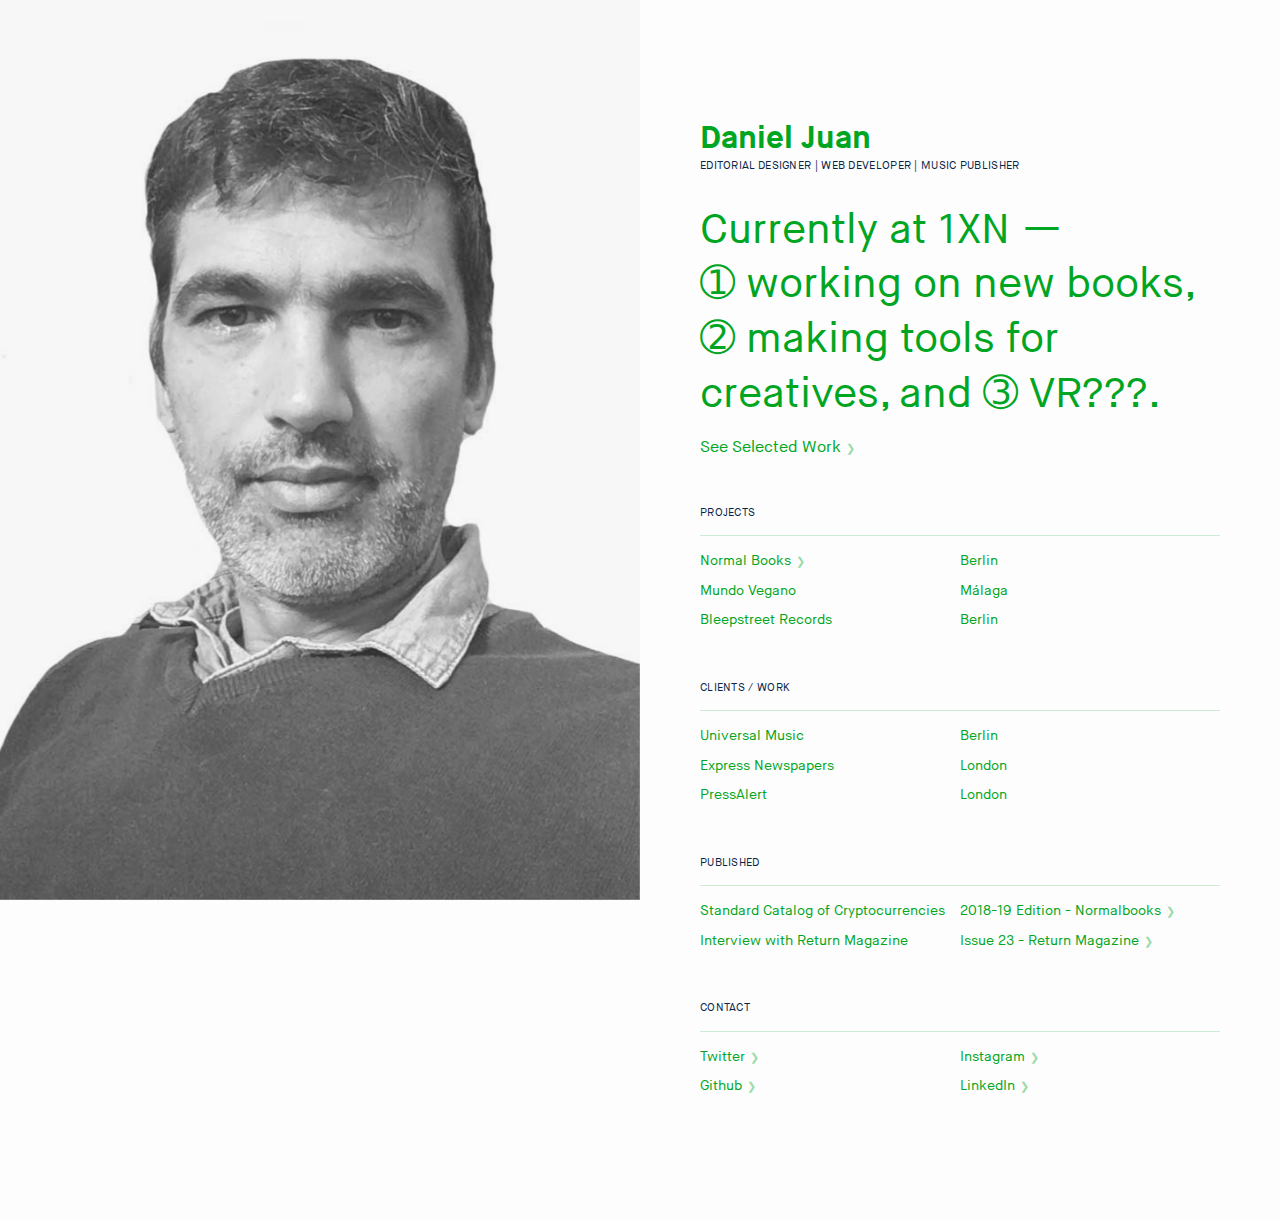
<file: index.html>
<!DOCTYPE html>
<!--
   _______________________________
< Dont eat animals! We are friends!>
 --------------------------------- 
        \   ^__^
         \  (oo)\_______
            (__)\       )\/\
                ||----w |
                ||     ||
-->
<html>
  <head>
  <meta charset="utf-8">
  <meta http-equiv="X-UA-Compatible" content="IE=edge">
  <meta name="viewport" content="width=device-width, initial-scale=1">
  <title>Daniel Juan </title>
  <meta name="description" content="Web designer, editorial designer, music publisher">
  <link rel="stylesheet" href="css/main.css">
  <link rel="canonical" href="https://danieljuan.com/">
</head>

  <body>
    <div class='home'>

  <div class='dot-tone-portrait'>
    <img src='images/dan.jpg'/>
  </div>

  <div class='home-content'>
    <h1>Daniel Juan</h1>
    <span class='label'>Editorial designer | Web developer | Music publisher</span>

    <span class='bigspan'>Currently at 1XN — ➀&nbsp;working on new books, ➁&nbsp;making tools for creatives, and ➂&nbsp;VR???.</span>

    <p><a href='/work' class='bigLink'>See Selected Work</a></p>

    <h2>Projects</h2>

    <table class='elsewhere-list'>
      <tbody>
        <tr>
          <td><a href='https://normalbooks.io'>Normal Books</a></td>
          <td>Berlin</td>
        </tr>
        <tr>
          <td>Mundo Vegano</td>
          <td>Málaga</td>
        </tr>
        <tr>
          <td>Bleepstreet Records</td>
          <td>Berlin</td>
        </tr>
      </tbody>
    </table>
 <h2>Clients / Work</h2>
    <table class='elsewhere-list'>
      <tbody>
        <tr>
          <tr>
          <td>Universal Music</td>
          <td>Berlin</td>
        </tr>
         <tr>
          <td>Express Newspapers</td>
          <td>London</td>
        </tr>
        <tr>
          <td>PressAlert</td>
          <td>London</td>
        </tr>

            </tbody>
    </table>

    <h2>Published</h2>

    <table class='elsewhere-list'>
      <tbody>
        <tr>
          <td>Standard Catalog of Cryptocurrencies</td>
          <td><a href='https://normalbooks.io'>2018-19 Edition - Normalbooks</a></td>
        </tr>
        <tr>
          <td>Interview with Return Magazine</td>
          <td><a href='https://proc-atari.de/de/return-magazin/return-ausgabe-23'>Issue 23 - Return Magazine</a></td>
        </tr>
   
      </tbody>
    </table>

    <h2>Contact</h2>

    <table class='elsewhere-list'>
      <tbody>
        <tr>
          <td><a target "_blank" href='https://twitter.com/djfw_'>Twitter</a></td>
          <td><a target "_blank" href='https://instagram.com/galatran'>Instagram</a></td>
        </tr>
         <tbody>
        <tr>
          <td><a target "_blank" href="https://github.com/1xn">Github</a></td>
          <td><a target "_blank" href="https://www.linkedin.com/in/djfw/">LinkedIn</a></td>
        </tr>
      </tbody>
    </table>

  </div>

  <script type='text/javascript'>
    if (document.documentElement.clientWidth > 600) {
      document.body.appendChild(document.createElement("script")).src = 'js/breathing-halftone.js';
      document.body.appendChild(document.createElement("script")).src = 'js/face.js';
    }
  </script>

</div>

  </body>
</html>
</file>
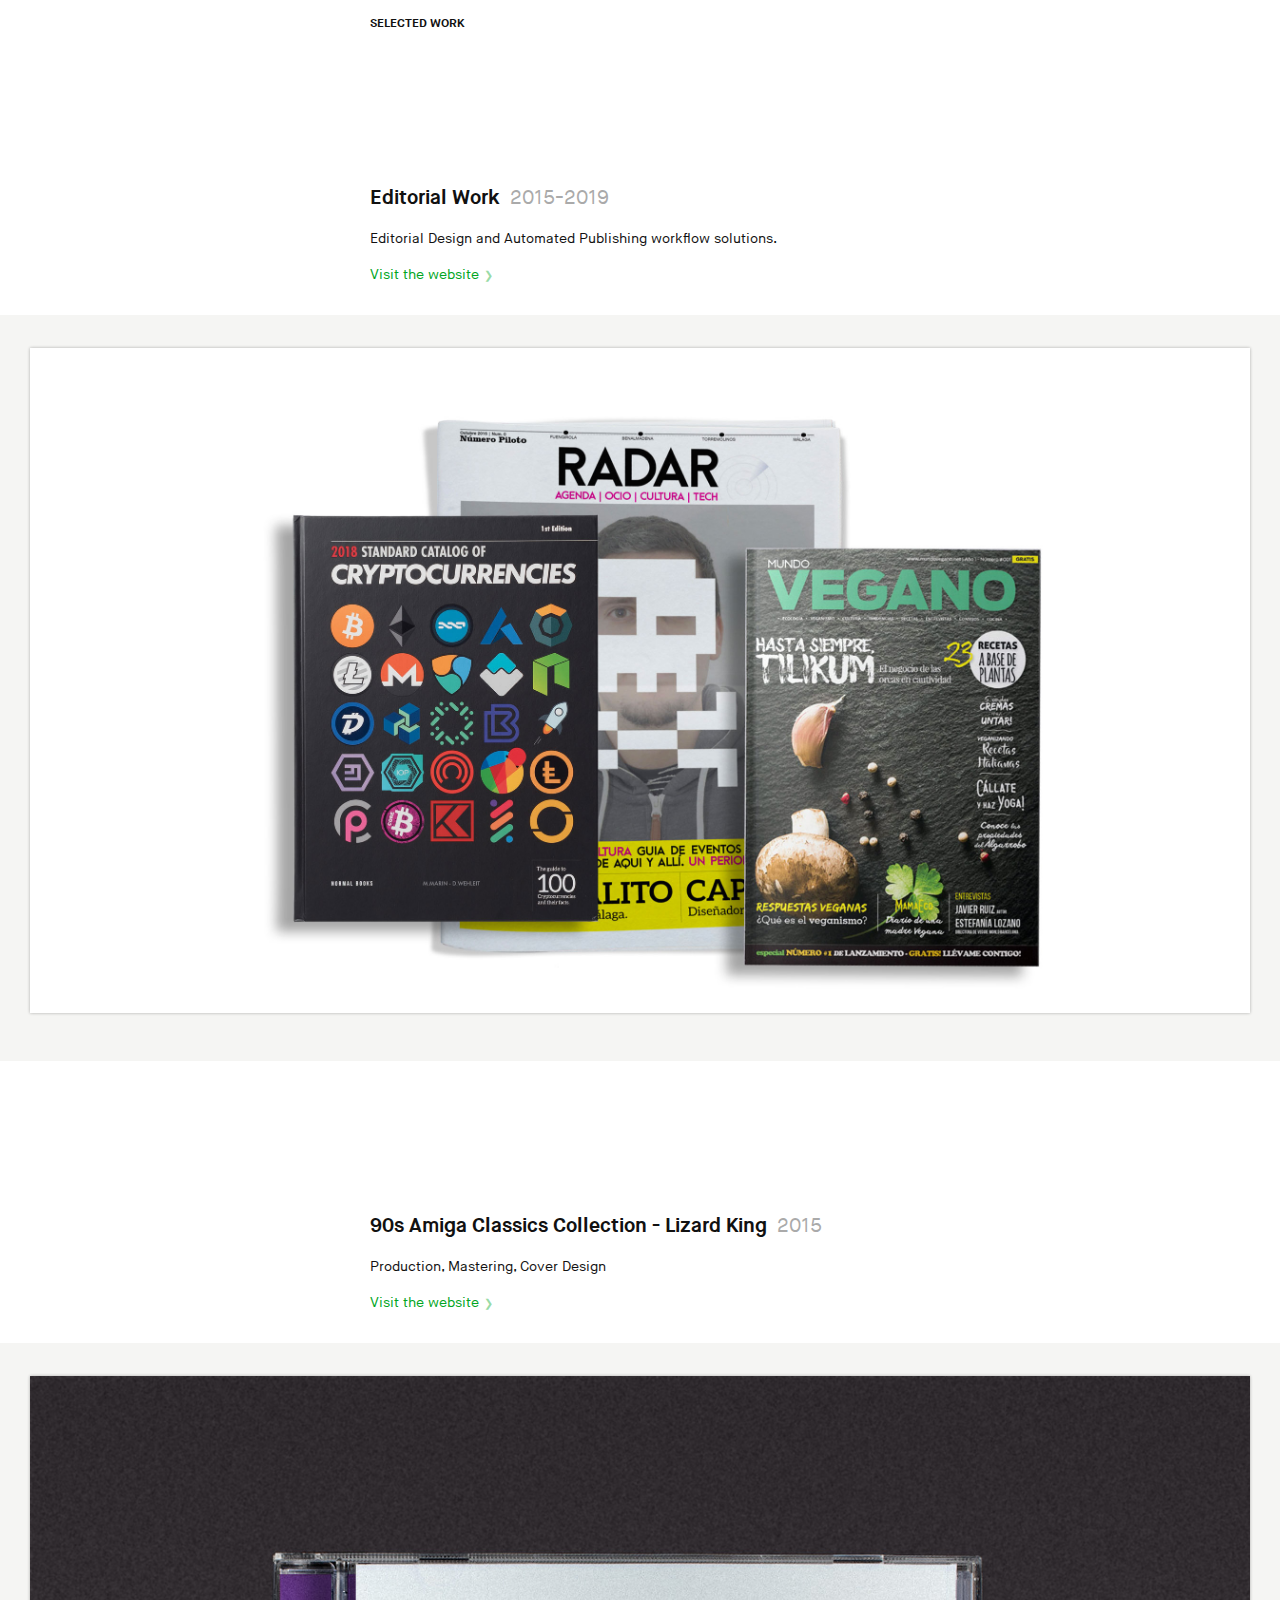
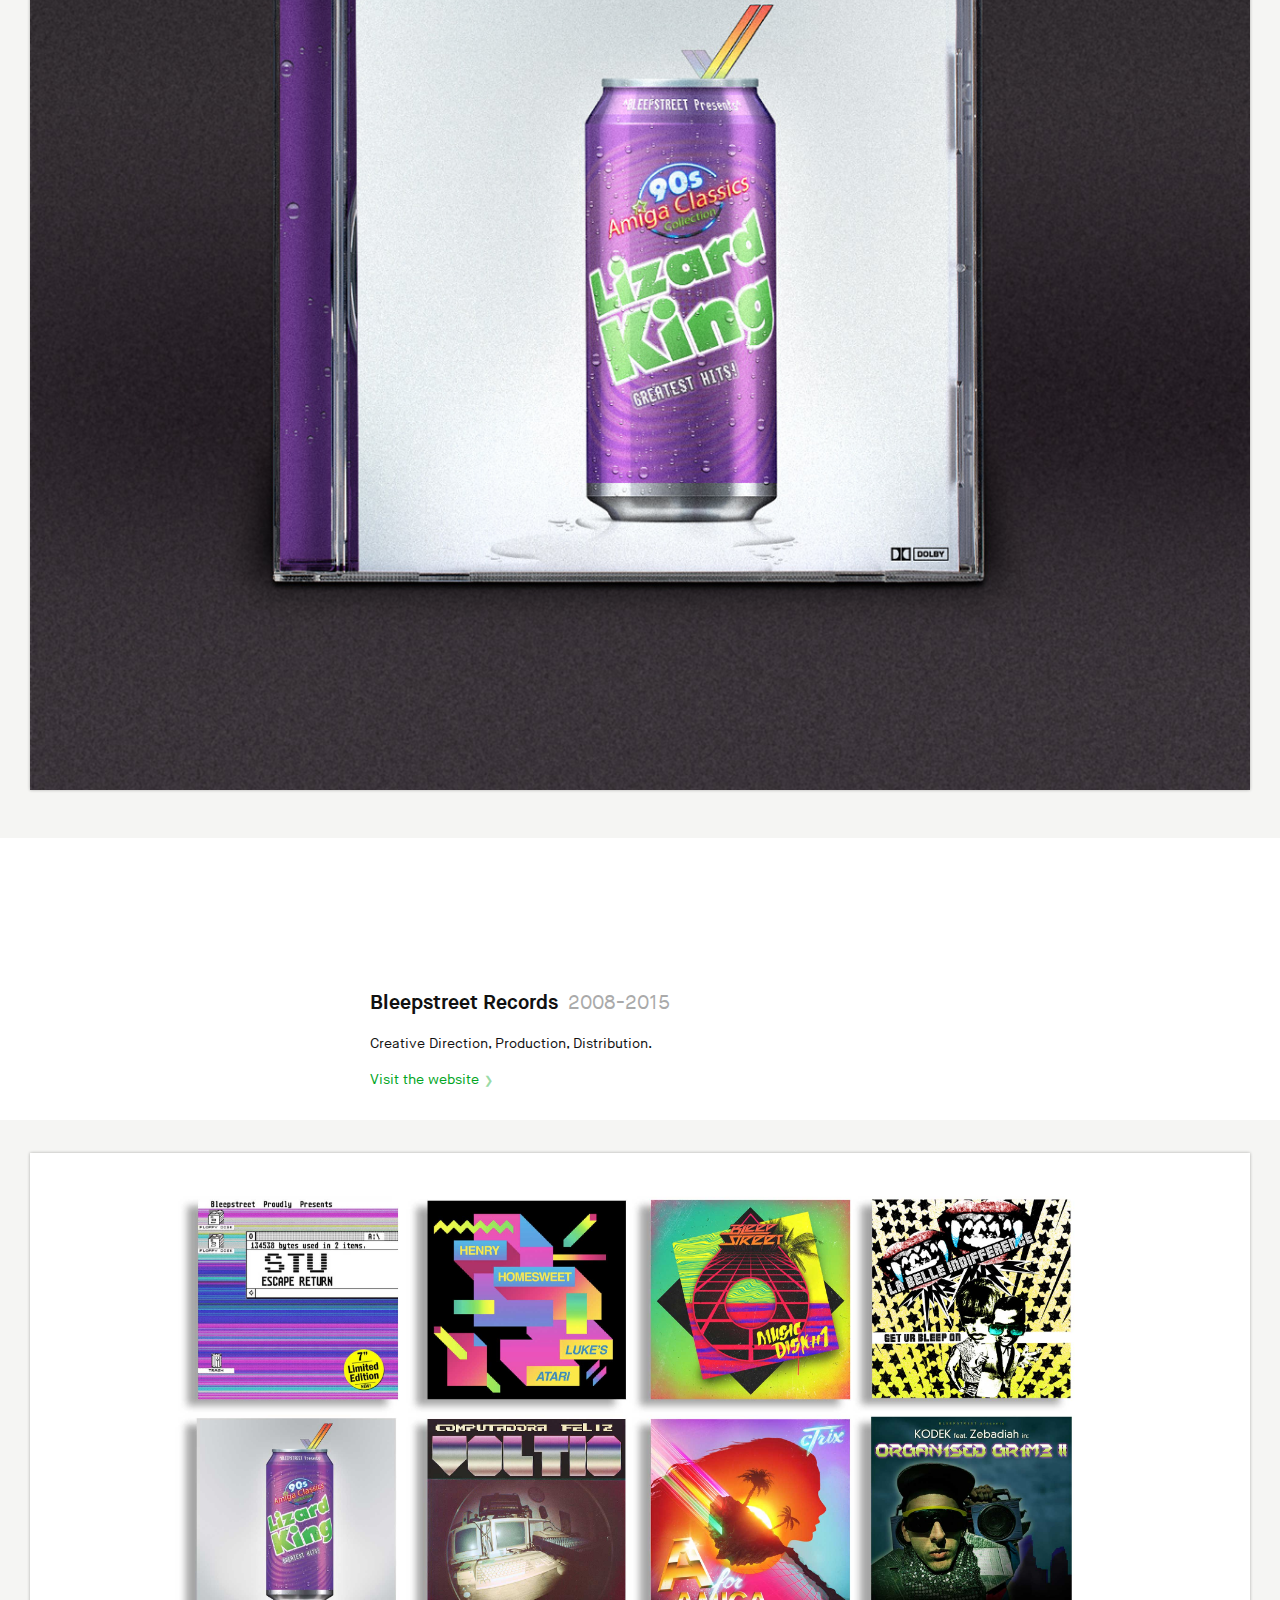
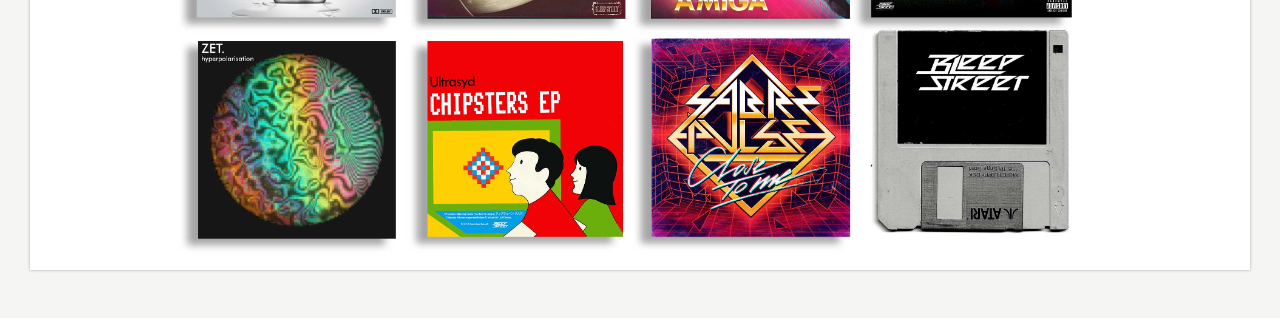
<file: work/index.html>
<html>

<head>
  <meta charset="utf-8">
  <meta http-equiv="X-UA-Compatible" content="IE=edge">
  <meta name="viewport" content="width=device-width, initial-scale=1">

  <title>Selected Work — Daniel Juan</title>
  <meta name="description" content="">

  <script src="https://vjs.zencdn.net/5.11/video.min.js"></script>
  <link rel="stylesheet" href="https://vjs.zencdn.net/5.11/video-js.min.css">

  <style>
    @font-face {
      font-family: 'MaisonNeue';
      src: url("/fonts/MaisonNeue/MaisonNeueWEB-Book.woff") format("woff");
      font-weight: 400;
      font-style: normal;
      font-stretch: normal; }
    @font-face {
      font-family: 'MaisonNeue';
      src: url("/fonts/MaisonNeue/MaisonNeueWEB-BookItalic.woff") format("woff");
      font-weight: 400;
      font-style: italic;
      font-stretch: normal; }
    @font-face {
      font-family: 'MaisonNeue';
      src: url("/fonts/MaisonNeue/MaisonNeueWEB-Bold.woff") format("woff");
      font-weight: 700;
      font-style: normal;
      font-stretch: normal; }
    /**
     * Reset some basic elements
     */
    body, h1, h2, h3, h4, h5, h6,
    p, blockquote, pre, hr,
    dl, dd, ol, ul, figure {
      margin: 0;
      padding: 0; }

    /**
     * Basic styling
     */

    * {
      box-sizing: border-box;
    }

    body {
      font: 400 14px/1.5 "MaisonNeue", "Helvetica Neue", Helvetica, Arial, sans-serif;
      color: #111;
      background-color: #ffffff;
      -webkit-text-size-adjust: 100%;
      -webkit-font-feature-settings: "kern" 1;
      -moz-font-feature-settings: "kern" 1;
      -o-font-feature-settings: "kern" 1;
      font-feature-settings: "kern" 1;
      font-kerning: normal; }

    /**
     * Set `margin-bottom` to maintain vertical rhythm
     */
    h1, h2, h3, h4, h5, h6,
    p, blockquote, pre,
    ul, ol, dl, figure {
      margin-bottom: 15px; }

    /**
     * Images
     */
    img {
      max-width: 100%;
      vertical-align: middle; }

    /**
     * Figures
     */
    figure > img {
      display: block; }

    figcaption {
      font-size: 12.25px; }

    /**
     * Lists
     */
    ul, ol {
      margin-left: 30px; }

    li > ul,
    li > ol {
      margin-bottom: 0; }

    /**
     * Headings
     */
    h1, h2, h3, h4, h5, h6 {
      font-weight: 400; }

    /**
     * Links
     */
    a {
      color: #3DB4B9;
      text-decoration: none;
      transition: color 0.12s linear; }
      a:hover {
        color: #308f93;
        transition: color 0.12s linear; }

    p .bigLink,
    p .bigLink:visited {
      color: #00A522; }
      p .bigLink:after {
        content: '❯';
        color: #99DBA7;
        font-size: 11px;
        display: inline-block;
        margin-left: 5px; }

    h1, h2, h3, p, .wrapper {
      width: 100%;
      max-width: 600px;
      padding: 0 30px;
      margin-left: auto;
      margin-right: auto;
    }

    h1 {
      font-size: 12px;
      font-weight: 700;
      text-transform: uppercase;
      margin-top: 15px;
    }

    h2 {
      font-size: 20px;
      font-weight: 700;
    }

    .date {
      display: inline-block;
      margin-left: 10px;
      font-weight: 400;
      color: #aaa;
    }

    p + .stage {
      margin-top: 30px;
    }

    .stage.solitary video.video-js {
      width: 95vw;
      height: auto;
      background-color: #f5f5f3;
      margin: 0 auto;
    }

    @media (max-width: 600px) {

      h2 {
        margin-top: 90px;
      }

      .date {
        margin-left: 0px;
      }

      .stage.pair {
        position: relative;
        margin-bottom: 30px;
      }

      .stage img {
        box-shadow: 0px 0px 3px rgba(0,0,0,0.3);
      }

      figure.right {
        position: absolute;
        top: 0;
        opacity: 1;
        -webkit-transition: opacity .4s;
        transition: opacity .4s;
        -webkit-transform: translate3d(0, 0, 0);
        -webkit-backface-visibility: hidden;
        -webkit-perspective: 1000;
      }

      figure.right.hide {
        opacity: 0;
      }

    }

    @media (min-width: 600px) {

      .project-thumb {
        display: block;
        float: left;
        width: 160px;
        height: 110px;
        background-color: #f5f5f3;
        margin-bottom: 30px;
      }

      .project-thumb + .project-thumb {
        margin-left: 25px;
      }

      main h2 {
        margin-top: 150px;
      }

      .stage {
        background-color: #f5f5f3;
        width: 100vw;
        left: 0;
        border-top: 3px solid #f5f5f3;
        border-bottom: 3px solid #f5f5f3;
        padding: 30px;
      }

      .stage img {
        box-shadow: 0px 0px 3px rgba(0,0,0,0.3);
      }

      .stage.pair {
        display: flex;
      }

      .stage.pair figure {
        width: 50%;
        padding: 0 30px 0 30px;
      }

      .stage.pair figure img {
        width: 375px;
        max-width: 100%;
        height: 667px;
      }

      .stage.pair figure { display: flex; justify-content: flex-end; }
      .stage.pair figure.left { flex-direction: row; }
      .stage.pair figure.right { flex-direction: row-reverse; }

      .stage.solitary figure img {
        width: 1280px;
        max-width: 100%;
        margin: 0 auto;
      }

    }

  </style>
</head>

<body>

<h1>Selected Work</h1>

<main>
    
      <section>
    <h2>Editorial Work<span class='date'>2015-2019</span></h2>
    <p>Editorial Design and Automated Publishing workflow solutions.</p>
    <p><a class='bigLink' href='https://normalbooks.io'>Visit the website</a></p>

    <div class='stage solitary'>
      <figure><img loading='lazy' src='../images/normalwork.jpg'/></figure>
    </div>

  </section>

  <section>
    <h2>90s Amiga Classics Collection - Lizard King<span class='date'>2015</span></h2>
    <p>Production, Mastering, Cover Design</p>
    <p><a class='bigLink' href='https://bleepstreet.bandcamp.com/album/amiga-hits'>Visit the website</a></p>

    <div class='stage solitary'>
      <figure><img loading='lazy' src='../images/cd.jpg'/></figure>
    </div>

  </section>

  <section>
    <h2>Bleepstreet Records<span class='date'>2008-2015</span></h2>
    <p>Creative Direction, Production, Distribution.</p>
    <p><a class='bigLink' href='http://bleepstreet.com'>Visit the website</a></p>


    <div class='stage solitary'>
      <figure><img loading='lazy' src='../images/bleepwork.jpg'/></figure>
    </div>

  </section>

</main>

<script src="https://code.jquery.com/jquery-3.2.1.min.js" integrity="sha256-hwg4gsxgFZhOsEEamdOYGBf13FyQuiTwlAQgxVSNgt4=" crossorigin="anonymous"></script>

<script>

  function flip() {
    $('figure.right').toggleClass('hide');
    setTimeout(flip, 4000);
  }

  $(function() {
    if ($(window).width() < 600) {
      setTimeout(flip, 4000);
    }
  });
</script>

</body>

</html>
</file>
<file: css/main.css>
@charset "UTF-8";
@font-face {
  font-family: 'MaisonNeue';
  src: url("/fonts/MaisonNeue/MaisonNeueWEB-Book.woff") format("woff");
  font-weight: 400;
  font-style: normal;
  font-stretch: normal; }
@font-face {
  font-family: 'MaisonNeue';
  src: url("/fonts/MaisonNeue/MaisonNeueWEB-BookItalic.woff") format("woff");
  font-weight: 400;
  font-style: italic;
  font-stretch: normal; }
@font-face {
  font-family: 'MaisonNeue';
  src: url("/fonts/MaisonNeue/MaisonNeueWEB-Bold.woff") format("woff");
  font-weight: 700;
  font-style: normal;
  font-stretch: normal; }
/**
 * Reset some basic elements
 */
body, h1, h2, h3, h4, h5, h6,
p, blockquote, pre, hr,
dl, dd, ol, ul, figure {
  margin: 0;
  padding: 0; }

/**
 * Basic styling
 */
body {
  font: 400 14px/1.4 "MaisonNeue", -apple-system, "Helvetica Neue", Helvetica, Arial, sans-serif;
  color: #111;
  background-color: #fdfdfd;
  -webkit-text-size-adjust: 100%;
  -webkit-font-feature-settings: "kern" 1;
  -moz-font-feature-settings: "kern" 1;
  -o-font-feature-settings: "kern" 1;
  font-feature-settings: "kern" 1;
  font-kerning: normal; }

/**
 * Set `margin-bottom` to maintain vertical rhythm
 */
h1, h2, h3, h4, h5, h6,
p, blockquote, pre,
ul, ol, dl, figure,
.highlight {
  margin-bottom: 15px; }

/**
 * Images
 */
img {
  max-width: 100%;
  vertical-align: middle; }

/**
 * Figures
 */
figure > img {
  display: block; }

figcaption {
  font-size: 12.25px; }

/**
 * Lists
 */
ul, ol {
  margin-left: 30px; }

li > ul,
li > ol {
  margin-bottom: 0; }

/**
 * Headings
 */
h1, h2, h3, h4, h5, h6 {
  font-weight: 400; }

/**
 * Links
 */
a {
  color: #3DB4B9;
  text-decoration: none;
  transition: color 0.12s linear; }
  a:hover {
    color: #308f93;
    transition: color 0.12s linear; }

/**
 * Blockquotes
 */
blockquote {
  color: #828282;
  border-left: 4px solid #e8e8e8;
  padding-left: 15px;
  font-size: 18px;
  letter-spacing: -1px;
  font-style: italic; }
  blockquote > :last-child {
    margin-bottom: 0; }

/**
 * Code formatting
 */
pre,
code {
  font-size: 15px;
  border: 1px solid #e8e8e8;
  border-radius: 3px;
  background-color: #eef; }

code {
  padding: 1px 5px; }

pre {
  padding: 8px 12px;
  overflow-x: auto; }
  pre > code {
    border: 0;
    padding-right: 0;
    padding-left: 0; }

/**
 * Wrapper
 */
.wrapper {
  max-width: -webkit-calc(800px - (30px * 2));
  max-width: calc(800px - (30px * 2));
  margin-right: auto;
  margin-left: auto;
  padding-right: 30px;
  padding-left: 30px; }
  @media screen and (max-width: 800px) {
    .wrapper {
      max-width: -webkit-calc(800px - (30px));
      max-width: calc(800px - (30px));
      padding-right: 15px;
      padding-left: 15px; } }

/**
 * Clearfix
 */
.wrapper:after {
  content: "";
  display: table;
  clear: both; }

/**
 * Icons
 */
.icon > svg {
  display: inline-block;
  width: 16px;
  height: 16px;
  vertical-align: middle; }
  .icon > svg path {
    fill: #828282; }

/**
 * Site header
 */
.site-header {
  border-top: 5px solid #424242;
  border-bottom: 1px solid #e8e8e8;
  min-height: 56px;
  position: relative; }

.site-title {
  font-size: 26px;
  font-weight: 300;
  line-height: 56px;
  letter-spacing: -1px;
  margin-bottom: 0;
  float: left; }
  .site-title, .site-title:visited {
    color: #424242; }

.site-nav {
  float: right;
  line-height: 56px; }
  .site-nav .menu-icon {
    display: none; }
  .site-nav .page-link {
    color: #111;
    line-height: 1.4; }
    .site-nav .page-link:not(:last-child) {
      margin-right: 20px; }
  @media screen and (max-width: 600px) {
    .site-nav {
      position: absolute;
      top: 9px;
      right: 15px;
      background-color: #fdfdfd;
      border: 1px solid #e8e8e8;
      border-radius: 5px;
      text-align: right; }
      .site-nav .menu-icon {
        display: block;
        float: right;
        width: 36px;
        height: 26px;
        line-height: 0;
        padding-top: 10px;
        text-align: center; }
        .site-nav .menu-icon > svg {
          width: 18px;
          height: 15px; }
          .site-nav .menu-icon > svg path {
            fill: #424242; }
      .site-nav .trigger {
        clear: both;
        display: none; }
      .site-nav:hover .trigger {
        display: block;
        padding-bottom: 5px; }
      .site-nav .page-link {
        display: block;
        padding: 5px 10px;
        margin-left: 20px; }
        .site-nav .page-link:not(:last-child) {
          margin-right: 0; } }

/**
 * Page content
 */
.page-content {
  padding: 30px 0; }

.page-heading {
  font-size: 20px; }

.post-list {
  margin-left: 0;
  list-style: none; }
  .post-list > li {
    margin-bottom: 30px; }

.post-meta {
  font-size: 12.25px;
  color: #828282; }

.post-link {
  display: block;
  font-size: 24px; }

/**
 * Home
 */
.home * {
  box-sizing: border-box; }
.home .dot-tone-portrait {
  background-color: #f7f7f7;
  overflow: hidden; }
  .home .dot-tone-portrait img, .home .dot-tone-portrait canvas {
    object-fit: cover;
    object-position: 50% 50%;
    height: 100%;
    mix-blend-mode: multiply;
    position: fixed;
    width: 50%; }
    @media screen and (max-width: 600px) {
      .home .dot-tone-portrait img, .home .dot-tone-portrait canvas {
        position: static;
        width: 100%;
        width: 100vw;
        height: 100vw; } }
.home .dot-tone-portrait {
  position: fixed;
  width: 50%;
  width: 50vw;
  height: 100%;
  height: 100vh; }
  @media screen and (max-width: 600px) {
    .home .dot-tone-portrait {
      position: static;
      width: 100%;
      width: 100vw;
      height: auto;
      padding: 20px; } }
@media screen and (min-width: 600px) {
  .home .home-content {
    margin-left: 50%;
    margin-left: 50vw;
    margin-top: 0;
    width: 50%;
    width: 50vw; } }
.home .home-content {
  padding: 120px 60px;
  color: #00A522; }
  @media screen and (max-width: 600px) {
    .home .home-content {
      padding: 30px 20px; } }
  .home .home-content h1 {
    font-size: 32px;
    font-weight: 700;
    line-height: 1.2;
    margin-bottom: 0; }
  .home .home-content .label,
  .home .home-content h2 {
    display: block;
    font-size: 11px;
    letter-spacing: 0.3px;
    text-transform: uppercase;
    color: #0A2447; }
  .home .home-content h2 {
    margin-top: 45px; }
  .home .home-content .bigspan {
    display: block;
    font-size: 42px;
    line-height: 1.3;
    margin: 30px 0 15px 0; }
    @media screen and (max-width: 600px) {
      .home .home-content .bigspan {
        font-size: 28px; } }
  .home .home-content p {
    font-size: 16px; }
  .home .home-content .bigLink:after,
  .home .home-content td a:after {
    content: '❯';
    color: #99DBA7;
    font-size: 11px;
    display: inline-block;
    margin-left: 5px; }
  .home .home-content .bigLink, .home .home-content .bigLink:visited,
  .home .home-content td a,
  .home .home-content td a:visited {
    color: #00A522; }
  .home .home-content .bigLink:hover,
  .home .home-content td a:hover {
    border-bottom: 1px solid #CEECD2; }
  .home .home-content .link-caret {
    color: #CEECD2;
    font-size: 11px; }
  .home .home-content .elsewhere-list {
    width: 100%;
    border: 0px;
    border-top: 1px solid #CEECD2;
    padding-top: 10px;
    border-spacing: 0; }
    .home .home-content .elsewhere-list td {
      padding: 5px 10px 5px 0;
      vertical-align: top;
      width: 50%; }

/**
 * Posts
 */
.post-title {
  font-size: 42px;
  line-height: 1; }
  @media screen and (max-width: 800px) {
    .post-title {
      font-size: 36px; } }

.post-content h2 {
  font-size: 32px; }
  @media screen and (max-width: 800px) {
    .post-content h2 {
      font-size: 28px; } }
.post-content h3 {
  font-size: 26px; }
  @media screen and (max-width: 800px) {
    .post-content h3 {
      font-size: 22px; } }
.post-content h4 {
  font-size: 20px; }
  @media screen and (max-width: 800px) {
    .post-content h4 {
      font-size: 18px; } }

/**
 * Syntax highlighting styles
 */
.highlight {
  background: #fff; }
  .highlighter-rouge .highlight {
    background: #eef; }
  .highlight .c {
    color: #998;
    font-style: italic; }
  .highlight .err {
    color: #a61717;
    background-color: #e3d2d2; }
  .highlight .k {
    font-weight: bold; }
  .highlight .o {
    font-weight: bold; }
  .highlight .cm {
    color: #998;
    font-style: italic; }
  .highlight .cp {
    color: #999;
    font-weight: bold; }
  .highlight .c1 {
    color: #998;
    font-style: italic; }
  .highlight .cs {
    color: #999;
    font-weight: bold;
    font-style: italic; }
  .highlight .gd {
    color: #000;
    background-color: #fdd; }
  .highlight .gd .x {
    color: #000;
    background-color: #faa; }
  .highlight .ge {
    font-style: italic; }
  .highlight .gr {
    color: #a00; }
  .highlight .gh {
    color: #999; }
  .highlight .gi {
    color: #000;
    background-color: #dfd; }
  .highlight .gi .x {
    color: #000;
    background-color: #afa; }
  .highlight .go {
    color: #888; }
  .highlight .gp {
    color: #555; }
  .highlight .gs {
    font-weight: bold; }
  .highlight .gu {
    color: #aaa; }
  .highlight .gt {
    color: #a00; }
  .highlight .kc {
    font-weight: bold; }
  .highlight .kd {
    font-weight: bold; }
  .highlight .kp {
    font-weight: bold; }
  .highlight .kr {
    font-weight: bold; }
  .highlight .kt {
    color: #458;
    font-weight: bold; }
  .highlight .m {
    color: #099; }
  .highlight .s {
    color: #d14; }
  .highlight .na {
    color: #008080; }
  .highlight .nb {
    color: #0086B3; }
  .highlight .nc {
    color: #458;
    font-weight: bold; }
  .highlight .no {
    color: #008080; }
  .highlight .ni {
    color: #800080; }
  .highlight .ne {
    color: #900;
    font-weight: bold; }
  .highlight .nf {
    color: #900;
    font-weight: bold; }
  .highlight .nn {
    color: #555; }
  .highlight .nt {
    color: #000080; }
  .highlight .nv {
    color: #008080; }
  .highlight .ow {
    font-weight: bold; }
  .highlight .w {
    color: #bbb; }
  .highlight .mf {
    color: #099; }
  .highlight .mh {
    color: #099; }
  .highlight .mi {
    color: #099; }
  .highlight .mo {
    color: #099; }
  .highlight .sb {
    color: #d14; }
  .highlight .sc {
    color: #d14; }
  .highlight .sd {
    color: #d14; }
  .highlight .s2 {
    color: #d14; }
  .highlight .se {
    color: #d14; }
  .highlight .sh {
    color: #d14; }
  .highlight .si {
    color: #d14; }
  .highlight .sx {
    color: #d14; }
  .highlight .sr {
    color: #009926; }
  .highlight .s1 {
    color: #d14; }
  .highlight .ss {
    color: #990073; }
  .highlight .bp {
    color: #999; }
  .highlight .vc {
    color: #008080; }
  .highlight .vg {
    color: #008080; }
  .highlight .vi {
    color: #008080; }
  .highlight .il {
    color: #099; }

.post-container {
  background-color: #f5f5f3; }

.post-wrapper {
  width: 100%; }
  @media (min-width: 720px) {
    .post-wrapper {
      width: 570px;
      margin: 0 auto;
      padding-right: 150px;
      border-left: 3px solid #fff; } }

.post-header {
  padding: 15px;
  border-bottom: 3px solid #fff;
  min-height: 222px;
  min-height: 25vh; }
  @media (min-width: 720px) {
    .post-header {
      min-height: 147px; } }

.post-meta {
  color: #000; }
  .post-meta time {
    font-size: 12px; }
  .post-meta .post-title {
    margin: 0;
    font-size: 12px;
    line-height: 1.3;
    font-weight: 700;
    text-transform: uppercase; }
  @media (min-width: 720px) {
    .post-meta .post-title {
      float: left;
      max-width: 420px; }
    .post-meta time {
      float: right; } }

.post-content {
  padding: 20px 20px 65px 20px; }

.post-header,
.post-content {
  padding-left: 15px;
  padding-right: 15px;
  border-right: 3px solid #fff; }
  @media (min-width: 720px) {
    .post-header,
    .post-content {
      padding-left: 30px;
      padding-right: 30px; } }

.post-content p {
  font-size: 15px;
  line-height: 1.3; }
  @media (min-width: 720px) {
    .post-content p {
      font-size: 16px;
      line-height: 1.4; } }

.post-content h3 {
  font-size: 12px;
  line-height: 1.3;
  font-weight: 700;
  text-transform: uppercase;
  margin-top: 45px; }
.post-content p {
  margin-bottom: 15px; }
.post-content p a {
  text-decoration: underline; }
.post-content img {
  width: 100%; }
.post-content blockquote {
  margin-bottom: 18px;
  font-style: normal;
  border-left: none;
  padding-left: 0px;
  color: #888;
  letter-spacing: 0px; }
  .post-content blockquote p {
    font-size: 13px;
    line-height: 1.4; }
    @media (min-width: 720px) {
      .post-content blockquote p {
        font-size: 13px;
        line-height: 1.6; } }
.post-content hr {
  margin: 15px -15px 15px -15px;
  border: none;
  height: 1px;
  background-color: #fff; }
  @media (min-width: 720px) {
    .post-content hr {
      margin: 20px -30px 20px -30px; } }
.post-content li {
  font-size: 22px;
  line-height: 0px; }
  @media (min-width: 720px) {
    .post-content li {
      font-size: 24px; } }
.post-content .sidenote {
  display: none; }
  @media (min-width: 720px) {
    .post-content .sidenote {
      display: block;
      font-style: italic;
      font-size: 13px;
      line-height: 1.6;
      float: right;
      margin-top: 2px;
      margin-right: -180px;
      width: 120px; } }
</file>
